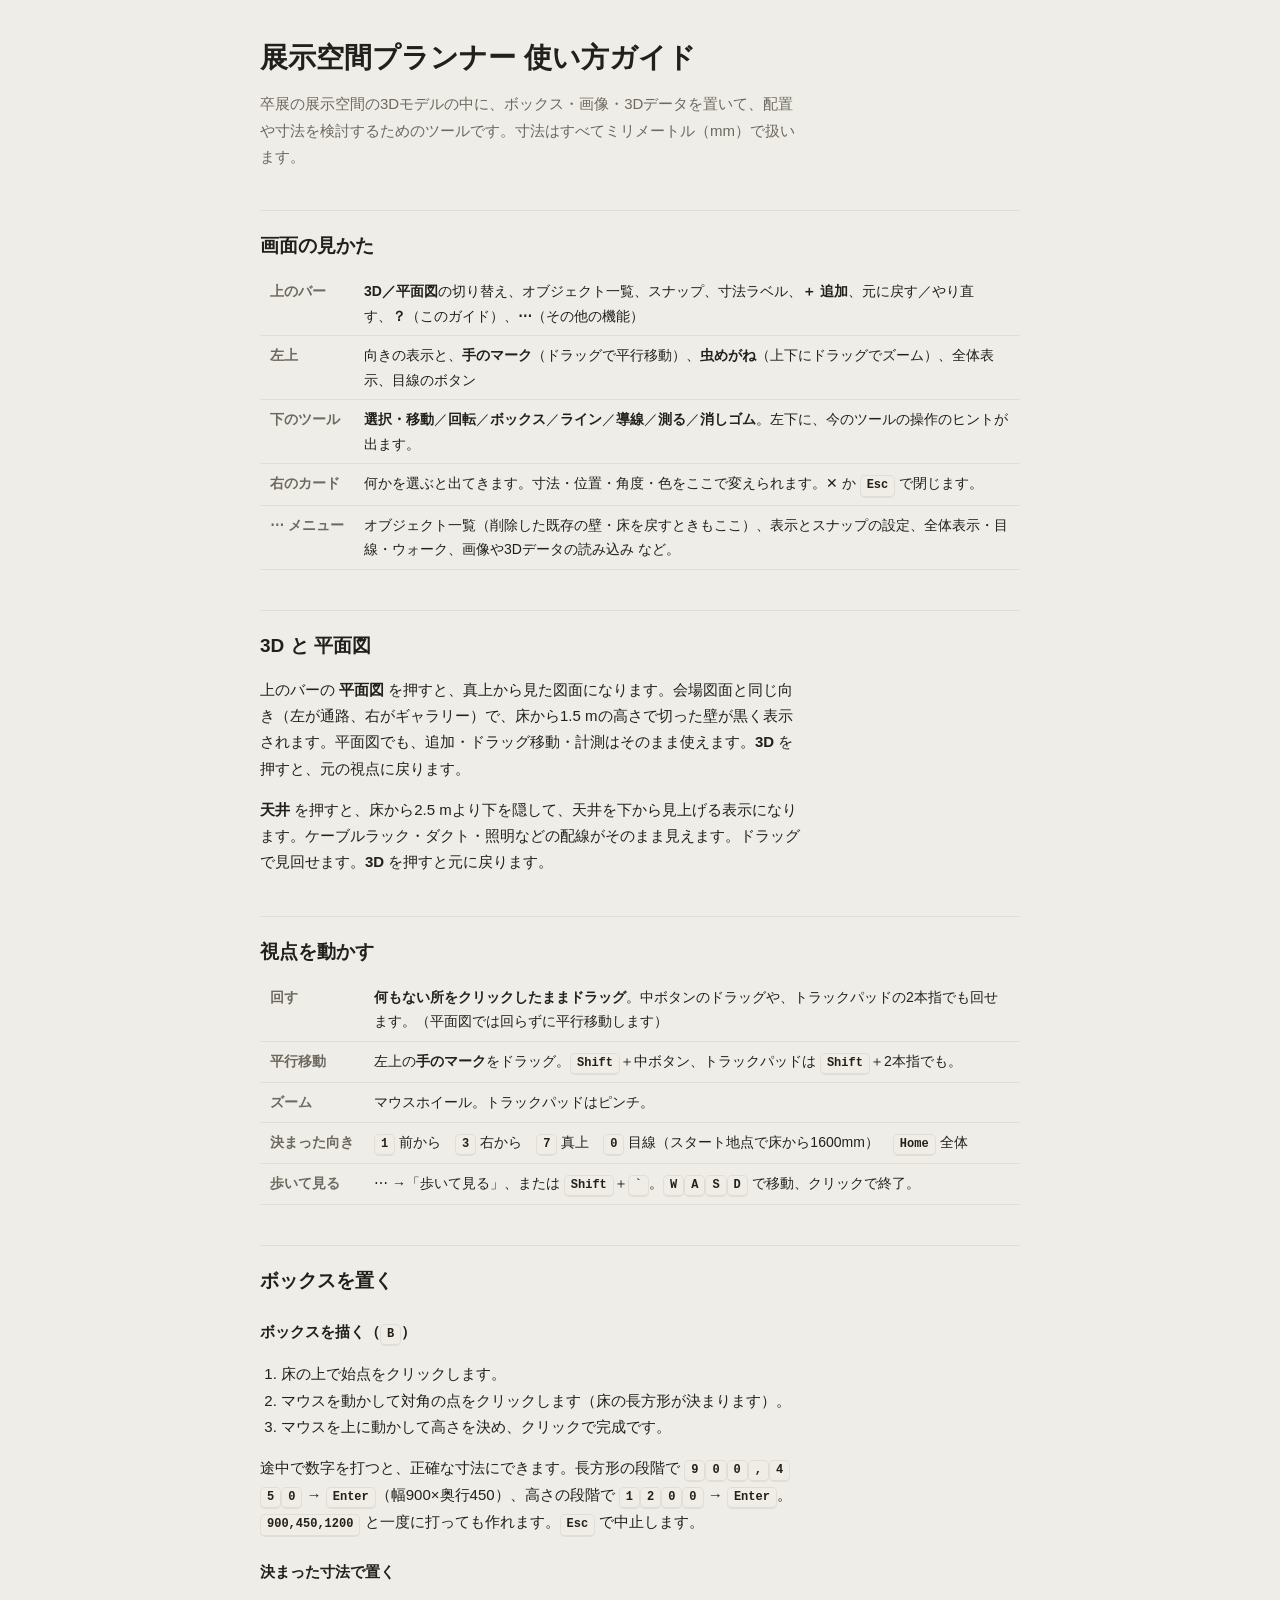
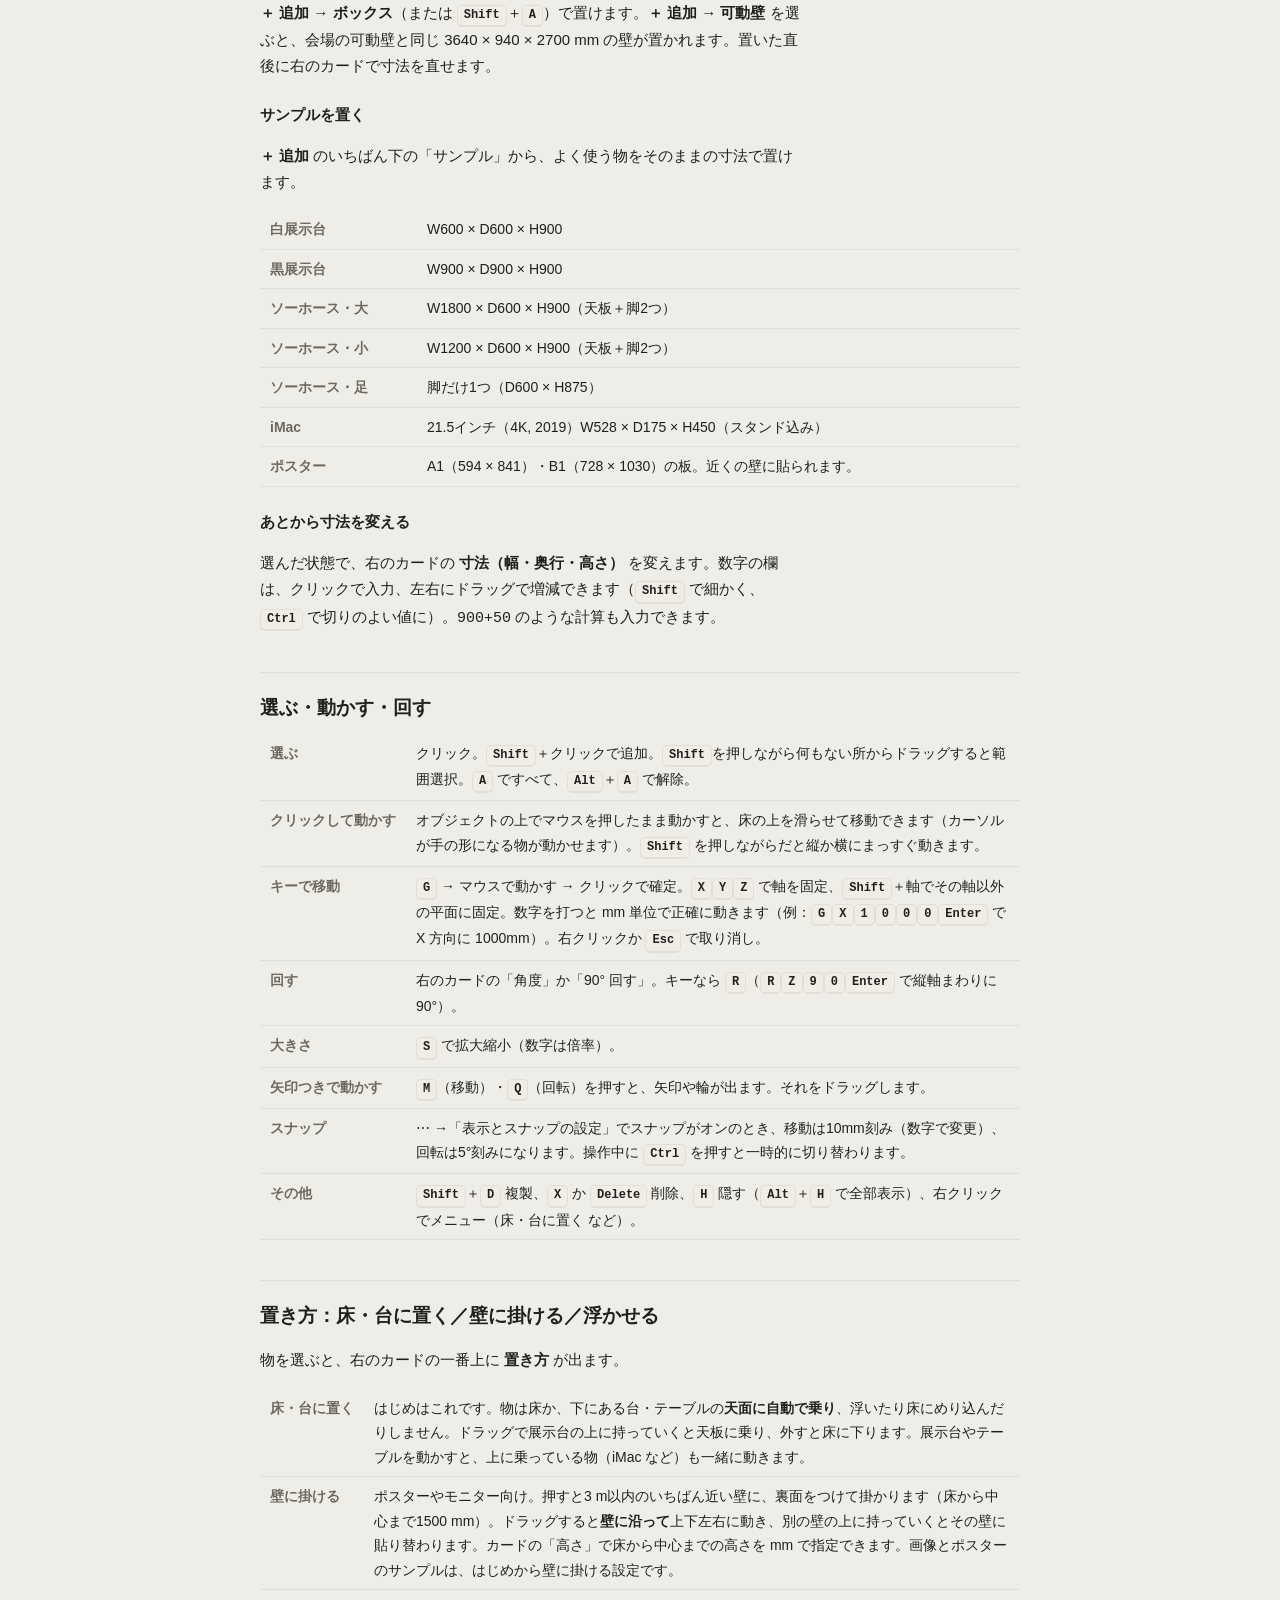
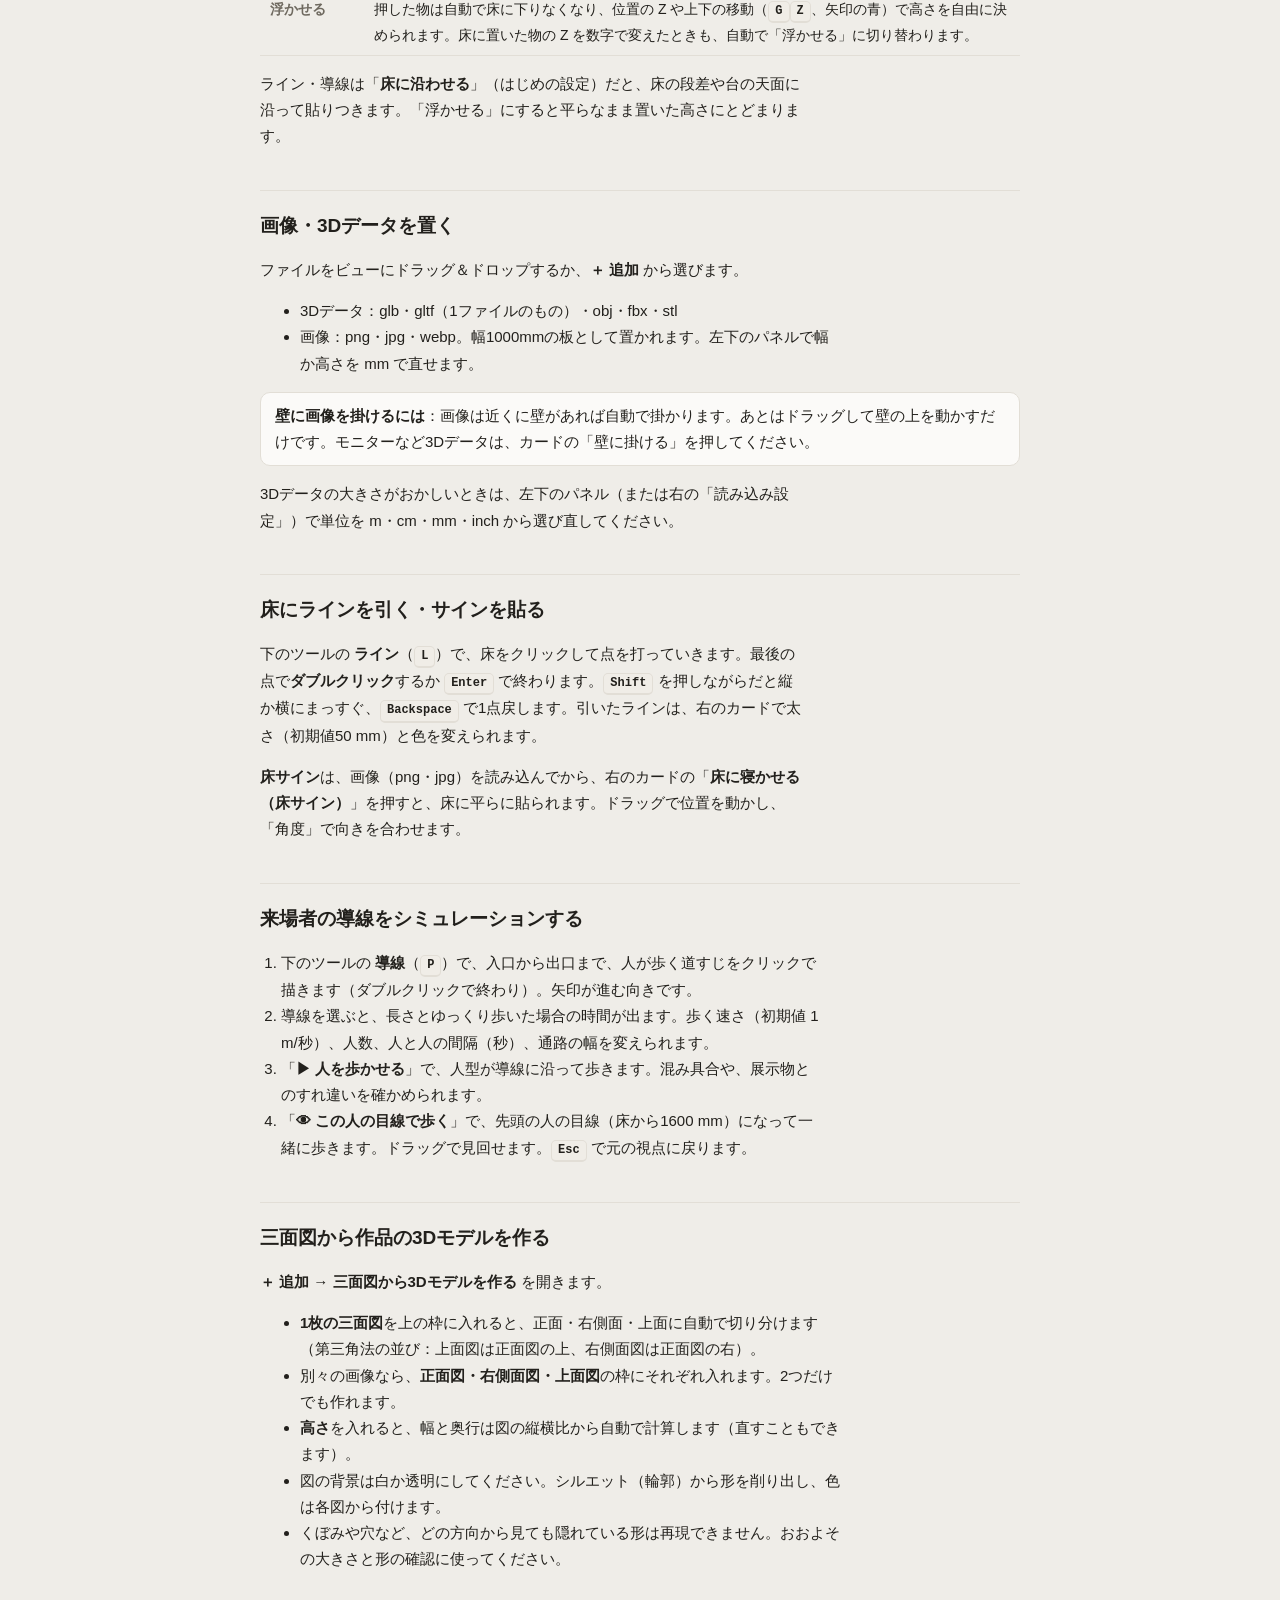
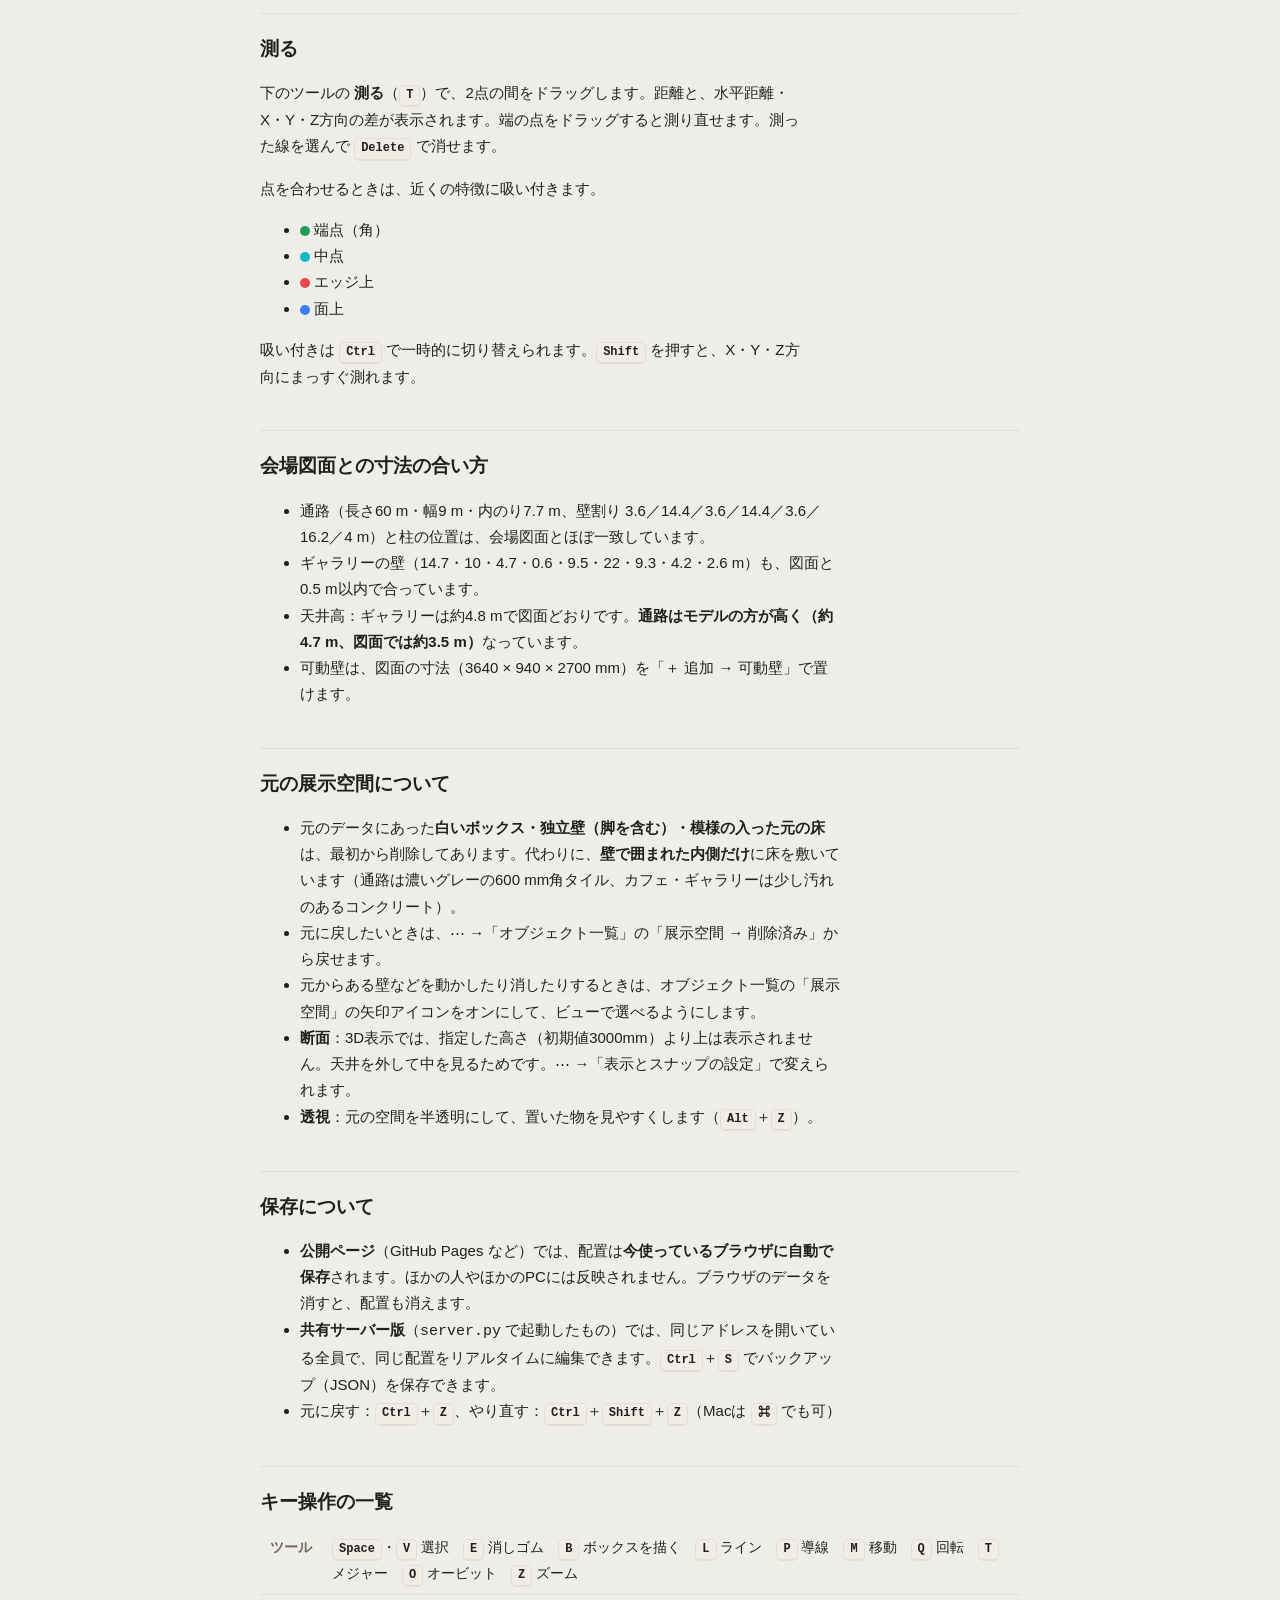
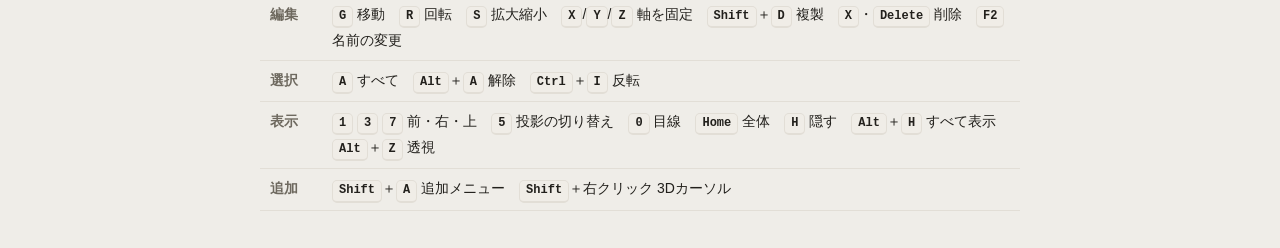
<file: manual.html>
<!doctype html>
<html lang="ja">
<head>
<meta charset="utf-8">
<meta name="viewport" content="width=device-width, initial-scale=1">
<title>展示空間プランナー 使い方ガイド</title>
<style>
  /* light paper page; dark tokens follow the system or an explicit data-theme */
  :root { --bg: #efede8; --paper: #fbfaf8; --line: #e2ded6; --text: #22201c; --muted: #6e695f; --accent: #5b5bd6; --key: #f0ede7; }
  @media (prefers-color-scheme: dark) { :root:not([data-theme="light"]) { --bg: #17181b; --paper: #1f2124; --line: #303338; --text: #ececee; --muted: #9a9ea6; --accent: #a5a6ff; --key: #2b2e33; color-scheme: dark; } }
  :root[data-theme="dark"] { --bg: #17181b; --paper: #1f2124; --line: #303338; --text: #ececee; --muted: #9a9ea6; --accent: #a5a6ff; --key: #2b2e33; color-scheme: dark; }
  body { margin: 0; background: var(--bg); color: var(--text); font: 15px/1.75 -apple-system, BlinkMacSystemFont, "Hiragino Sans", "Noto Sans JP", sans-serif;
    padding-left: max(16px, env(safe-area-inset-left, 0px)); padding-right: max(16px, env(safe-area-inset-right, 0px)); }
  main { max-width: 760px; margin: 0 auto; padding-block: 40px 80px; }
  .manual h1 { font-size: 28px; line-height: 1.3; margin: 0 0 8px; text-wrap: balance; }
  .manual h2 { font-size: 19px; margin: 40px 0 10px; padding-top: 18px; border-top: 1px solid var(--line); text-wrap: balance; }
  .manual h3 { font-size: 15px; margin: 22px 0 6px; }
  .manual p, .manual li { max-width: 65ch; }
  .manual .lead { color: var(--muted); }
  .manual kbd { display: inline-block; padding: 0 6px; border: 1px solid var(--line); border-bottom-width: 2px; border-radius: 5px; background: var(--key); font: 600 12px/1.6 ui-monospace, SFMono-Regular, Menlo, monospace; white-space: nowrap; }
  .manual table { width: 100%; border-collapse: collapse; font-size: 14px; }
  .manual th, .manual td { text-align: left; padding: 7px 10px; border-bottom: 1px solid var(--line); vertical-align: top; }
  .manual th { color: var(--muted); font-weight: 600; white-space: nowrap; }
  .manual .tablewrap { overflow-x: auto; }
  .manual .steps { padding-left: 1.4em; }
  .manual .note { background: var(--paper); border: 1px solid var(--line); border-radius: 10px; padding: 10px 14px; margin: 12px 0; }
  .manual .chip { display: inline-block; width: 10px; height: 10px; border-radius: 50%; vertical-align: middle; margin-right: 4px; }
  .manual a { color: var(--accent); }
</style>
</head>
<body>
<main class="manual">
<h1>展示空間プランナー 使い方ガイド</h1>
<p class="lead">卒展の展示空間の3Dモデルの中に、ボックス・画像・3Dデータを置いて、配置や寸法を検討するためのツールです。寸法はすべてミリメートル（mm）で扱います。</p>

<h2>画面の見かた</h2>
<table>
  <tr><th>上のバー</th><td><b>3D／平面図</b>の切り替え、オブジェクト一覧、スナップ、寸法ラベル、<b>＋ 追加</b>、元に戻す／やり直す、<b>？</b>（このガイド）、<b>⋯</b>（その他の機能）</td></tr>
  <tr><th>左上</th><td>向きの表示と、<b>手のマーク</b>（ドラッグで平行移動）、<b>虫めがね</b>（上下にドラッグでズーム）、全体表示、目線のボタン</td></tr>
  <tr><th>下のツール</th><td><b>選択・移動</b>／<b>回転</b>／<b>ボックス</b>／<b>ライン</b>／<b>導線</b>／<b>測る</b>／<b>消しゴム</b>。左下に、今のツールの操作のヒントが出ます。</td></tr>
  <tr><th>右のカード</th><td>何かを選ぶと出てきます。寸法・位置・角度・色をここで変えられます。✕ か <kbd>Esc</kbd> で閉じます。</td></tr>
  <tr><th>⋯ メニュー</th><td>オブジェクト一覧（削除した既存の壁・床を戻すときもここ）、表示とスナップの設定、全体表示・目線・ウォーク、画像や3Dデータの読み込み など。</td></tr>
</table>

<h2>3D と 平面図</h2>
<p>上のバーの <b>平面図</b> を押すと、真上から見た図面になります。会場図面と同じ向き（左が通路、右がギャラリー）で、床から1.5 mの高さで切った壁が黒く表示されます。平面図でも、追加・ドラッグ移動・計測はそのまま使えます。<b>3D</b> を押すと、元の視点に戻ります。</p>
<p><b>天井</b> を押すと、床から2.5 mより下を隠して、天井を下から見上げる表示になります。ケーブルラック・ダクト・照明などの配線がそのまま見えます。ドラッグで見回せます。<b>3D</b> を押すと元に戻ります。</p>

<h2>視点を動かす</h2>
<table>
  <tr><th>回す</th><td><b>何もない所をクリックしたままドラッグ</b>。中ボタンのドラッグや、トラックパッドの2本指でも回せます。（平面図では回らずに平行移動します）</td></tr>
  <tr><th>平行移動</th><td>左上の<b>手のマーク</b>をドラッグ。<kbd>Shift</kbd>＋中ボタン、トラックパッドは <kbd>Shift</kbd>＋2本指でも。</td></tr>
  <tr><th>ズーム</th><td>マウスホイール。トラックパッドはピンチ。</td></tr>
  <tr><th>決まった向き</th><td><kbd>1</kbd> 前から　<kbd>3</kbd> 右から　<kbd>7</kbd> 真上　<kbd>0</kbd> 目線（スタート地点で床から1600mm）　<kbd>Home</kbd> 全体</td></tr>
  <tr><th>歩いて見る</th><td>⋯ →「歩いて見る」、または <kbd>Shift</kbd>＋<kbd>`</kbd>。<kbd>W</kbd><kbd>A</kbd><kbd>S</kbd><kbd>D</kbd> で移動、クリックで終了。</td></tr>
</table>

<h2>ボックスを置く</h2>
<h3>ボックスを描く（<kbd>B</kbd>）</h3>
<ol class="steps">
  <li>床の上で始点をクリックします。</li>
  <li>マウスを動かして対角の点をクリックします（床の長方形が決まります）。</li>
  <li>マウスを上に動かして高さを決め、クリックで完成です。</li>
</ol>
<p>途中で数字を打つと、正確な寸法にできます。長方形の段階で <kbd>9</kbd><kbd>0</kbd><kbd>0</kbd><kbd>,</kbd><kbd>4</kbd><kbd>5</kbd><kbd>0</kbd> → <kbd>Enter</kbd>（幅900×奥行450）、高さの段階で <kbd>1</kbd><kbd>2</kbd><kbd>0</kbd><kbd>0</kbd> → <kbd>Enter</kbd>。<kbd>900,450,1200</kbd> と一度に打っても作れます。<kbd>Esc</kbd> で中止します。</p>
<h3>決まった寸法で置く</h3>
<p><b>＋ 追加 → ボックス</b>（または <kbd>Shift</kbd>＋<kbd>A</kbd>）で置けます。<b>＋ 追加 → 可動壁</b> を選ぶと、会場の可動壁と同じ 3640 × 940 × 2700 mm の壁が置かれます。置いた直後に右のカードで寸法を直せます。</p>
<h3>サンプルを置く</h3>
<p><b>＋ 追加</b> のいちばん下の「サンプル」から、よく使う物をそのままの寸法で置けます。</p>
<table>
  <tr><th>白展示台</th><td>W600 × D600 × H900</td></tr>
  <tr><th>黒展示台</th><td>W900 × D900 × H900</td></tr>
  <tr><th>ソーホース・大</th><td>W1800 × D600 × H900（天板＋脚2つ）</td></tr>
  <tr><th>ソーホース・小</th><td>W1200 × D600 × H900（天板＋脚2つ）</td></tr>
  <tr><th>ソーホース・足</th><td>脚だけ1つ（D600 × H875）</td></tr>
  <tr><th>iMac</th><td>21.5インチ（4K, 2019）W528 × D175 × H450（スタンド込み）</td></tr>
  <tr><th>ポスター</th><td>A1（594 × 841）・B1（728 × 1030）の板。近くの壁に貼られます。</td></tr>
</table>
<h3>あとから寸法を変える</h3>
<p>選んだ状態で、右のカードの <b>寸法（幅・奥行・高さ）</b> を変えます。数字の欄は、クリックで入力、左右にドラッグで増減できます（<kbd>Shift</kbd> で細かく、<kbd>Ctrl</kbd> で切りのよい値に）。<code>900+50</code> のような計算も入力できます。</p>

<h2>選ぶ・動かす・回す</h2>
<table>
  <tr><th>選ぶ</th><td>クリック。<kbd>Shift</kbd>＋クリックで追加。<kbd>Shift</kbd>を押しながら何もない所からドラッグすると範囲選択。<kbd>A</kbd> ですべて、<kbd>Alt</kbd>＋<kbd>A</kbd> で解除。</td></tr>
  <tr><th>クリックして動かす</th><td>オブジェクトの上でマウスを押したまま動かすと、床の上を滑らせて移動できます（カーソルが手の形になる物が動かせます）。<kbd>Shift</kbd> を押しながらだと縦か横にまっすぐ動きます。</td></tr>
  <tr><th>キーで移動</th><td><kbd>G</kbd> → マウスで動かす → クリックで確定。<kbd>X</kbd><kbd>Y</kbd><kbd>Z</kbd> で軸を固定、<kbd>Shift</kbd>＋軸でその軸以外の平面に固定。数字を打つと mm 単位で正確に動きます（例：<kbd>G</kbd><kbd>X</kbd><kbd>1</kbd><kbd>0</kbd><kbd>0</kbd><kbd>0</kbd><kbd>Enter</kbd> で X 方向に 1000mm）。右クリックか <kbd>Esc</kbd> で取り消し。</td></tr>
  <tr><th>回す</th><td>右のカードの「角度」か「90° 回す」。キーなら <kbd>R</kbd>（<kbd>R</kbd><kbd>Z</kbd><kbd>9</kbd><kbd>0</kbd><kbd>Enter</kbd> で縦軸まわりに90°）。</td></tr>
  <tr><th>大きさ</th><td><kbd>S</kbd> で拡大縮小（数字は倍率）。</td></tr>
  <tr><th>矢印つきで動かす</th><td><kbd>M</kbd>（移動）・<kbd>Q</kbd>（回転）を押すと、矢印や輪が出ます。それをドラッグします。</td></tr>
  <tr><th>スナップ</th><td>⋯ →「表示とスナップの設定」でスナップがオンのとき、移動は10mm刻み（数字で変更）、回転は5°刻みになります。操作中に <kbd>Ctrl</kbd> を押すと一時的に切り替わります。</td></tr>
  <tr><th>その他</th><td><kbd>Shift</kbd>＋<kbd>D</kbd> 複製、<kbd>X</kbd> か <kbd>Delete</kbd> 削除、<kbd>H</kbd> 隠す（<kbd>Alt</kbd>＋<kbd>H</kbd> で全部表示）、右クリックでメニュー（床・台に置く など）。</td></tr>
</table>

<h2>置き方：床・台に置く／壁に掛ける／浮かせる</h2>
<p>物を選ぶと、右のカードの一番上に <b>置き方</b> が出ます。</p>
<table>
  <tr><th>床・台に置く</th><td>はじめはこれです。物は床か、下にある台・テーブルの<b>天面に自動で乗り</b>、浮いたり床にめり込んだりしません。ドラッグで展示台の上に持っていくと天板に乗り、外すと床に下ります。展示台やテーブルを動かすと、上に乗っている物（iMac など）も一緒に動きます。</td></tr>
  <tr><th>壁に掛ける</th><td>ポスターやモニター向け。押すと3 m以内のいちばん近い壁に、裏面をつけて掛かります（床から中心まで1500 mm）。ドラッグすると<b>壁に沿って</b>上下左右に動き、別の壁の上に持っていくとその壁に貼り替わります。カードの「高さ」で床から中心までの高さを mm で指定できます。画像とポスターのサンプルは、はじめから壁に掛ける設定です。</td></tr>
  <tr><th>浮かせる</th><td>押した物は自動で床に下りなくなり、位置の Z や上下の移動（<kbd>G</kbd><kbd>Z</kbd>、矢印の青）で高さを自由に決められます。床に置いた物の Z を数字で変えたときも、自動で「浮かせる」に切り替わります。</td></tr>
</table>
<p>ライン・導線は「<b>床に沿わせる</b>」（はじめの設定）だと、床の段差や台の天面に沿って貼りつきます。「浮かせる」にすると平らなまま置いた高さにとどまります。</p>

<h2>画像・3Dデータを置く</h2>
<p>ファイルをビューにドラッグ＆ドロップするか、<b>＋ 追加</b> から選びます。</p>
<ul>
  <li>3Dデータ：glb・gltf（1ファイルのもの）・obj・fbx・stl</li>
  <li>画像：png・jpg・webp。幅1000mmの板として置かれます。左下のパネルで幅か高さを mm で直せます。</li>
</ul>
<div class="note"><b>壁に画像を掛けるには</b>：画像は近くに壁があれば自動で掛かります。あとはドラッグして壁の上を動かすだけです。モニターなど3Dデータは、カードの「壁に掛ける」を押してください。</div>
<p>3Dデータの大きさがおかしいときは、左下のパネル（または右の「読み込み設定」）で単位を m・cm・mm・inch から選び直してください。</p>

<h2>床にラインを引く・サインを貼る</h2>
<p>下のツールの <b>ライン</b>（<kbd>L</kbd>）で、床をクリックして点を打っていきます。最後の点で<b>ダブルクリック</b>するか <kbd>Enter</kbd> で終わります。<kbd>Shift</kbd> を押しながらだと縦か横にまっすぐ、<kbd>Backspace</kbd> で1点戻します。引いたラインは、右のカードで太さ（初期値50 mm）と色を変えられます。</p>
<p><b>床サイン</b>は、画像（png・jpg）を読み込んでから、右のカードの「<b>床に寝かせる（床サイン）</b>」を押すと、床に平らに貼られます。ドラッグで位置を動かし、「角度」で向きを合わせます。</p>

<h2>来場者の導線をシミュレーションする</h2>
<ol class="steps">
  <li>下のツールの <b>導線</b>（<kbd>P</kbd>）で、入口から出口まで、人が歩く道すじをクリックで描きます（ダブルクリックで終わり）。矢印が進む向きです。</li>
  <li>導線を選ぶと、長さとゆっくり歩いた場合の時間が出ます。歩く速さ（初期値 1 m/秒）、人数、人と人の間隔（秒）、通路の幅を変えられます。</li>
  <li>「<b>▶ 人を歩かせる</b>」で、人型が導線に沿って歩きます。混み具合や、展示物とのすれ違いを確かめられます。</li>
  <li>「<b>👁 この人の目線で歩く</b>」で、先頭の人の目線（床から1600 mm）になって一緒に歩きます。ドラッグで見回せます。<kbd>Esc</kbd> で元の視点に戻ります。</li>
</ol>

<h2>三面図から作品の3Dモデルを作る</h2>
<p><b>＋ 追加 → 三面図から3Dモデルを作る</b> を開きます。</p>
<ul>
  <li><b>1枚の三面図</b>を上の枠に入れると、正面・右側面・上面に自動で切り分けます（第三角法の並び：上面図は正面図の上、右側面図は正面図の右）。</li>
  <li>別々の画像なら、<b>正面図・右側面図・上面図</b>の枠にそれぞれ入れます。2つだけでも作れます。</li>
  <li><b>高さ</b>を入れると、幅と奥行は図の縦横比から自動で計算します（直すこともできます）。</li>
  <li>図の背景は白か透明にしてください。シルエット（輪郭）から形を削り出し、色は各図から付けます。</li>
  <li>くぼみや穴など、どの方向から見ても隠れている形は再現できません。おおよその大きさと形の確認に使ってください。</li>
</ul>

<h2>測る</h2>
<p>下のツールの <b>測る</b>（<kbd>T</kbd>）で、2点の間をドラッグします。距離と、水平距離・X・Y・Z方向の差が表示されます。端の点をドラッグすると測り直せます。測った線を選んで <kbd>Delete</kbd> で消せます。</p>
<p>点を合わせるときは、近くの特徴に吸い付きます。</p>
<ul>
  <li><span class="chip" style="background:#1f9d55"></span>端点（角）</li>
  <li><span class="chip" style="background:#0fb5c9"></span>中点</li>
  <li><span class="chip" style="background:#e5484d"></span>エッジ上</li>
  <li><span class="chip" style="background:#3e7bfa"></span>面上</li>
</ul>
<p>吸い付きは <kbd>Ctrl</kbd> で一時的に切り替えられます。<kbd>Shift</kbd> を押すと、X・Y・Z方向にまっすぐ測れます。</p>

<h2>会場図面との寸法の合い方</h2>
<ul>
  <li>通路（長さ60 m・幅9 m・内のり7.7 m、壁割り 3.6／14.4／3.6／14.4／3.6／16.2／4 m）と柱の位置は、会場図面とほぼ一致しています。</li>
  <li>ギャラリーの壁（14.7・10・4.7・0.6・9.5・22・9.3・4.2・2.6 m）も、図面と0.5 m以内で合っています。</li>
  <li>天井高：ギャラリーは約4.8 mで図面どおりです。<b>通路はモデルの方が高く（約4.7 m、図面では約3.5 m）</b>なっています。</li>
  <li>可動壁は、図面の寸法（3640 × 940 × 2700 mm）を「＋ 追加 → 可動壁」で置けます。</li>
</ul>

<h2>元の展示空間について</h2>
<ul>
  <li>元のデータにあった<b>白いボックス・独立壁（脚を含む）・模様の入った元の床</b>は、最初から削除してあります。代わりに、<b>壁で囲まれた内側だけ</b>に床を敷いています（通路は濃いグレーの600 mm角タイル、カフェ・ギャラリーは少し汚れのあるコンクリート）。</li>
  <li>元に戻したいときは、⋯ →「オブジェクト一覧」の「展示空間 → 削除済み」から戻せます。</li>
  <li>元からある壁などを動かしたり消したりするときは、オブジェクト一覧の「展示空間」の矢印アイコンをオンにして、ビューで選べるようにします。</li>
  <li><b>断面</b>：3D表示では、指定した高さ（初期値3000mm）より上は表示されません。天井を外して中を見るためです。⋯ →「表示とスナップの設定」で変えられます。</li>
  <li><b>透視</b>：元の空間を半透明にして、置いた物を見やすくします（<kbd>Alt</kbd>＋<kbd>Z</kbd>）。</li>
</ul>

<h2>保存について</h2>
<ul>
  <li><b>公開ページ</b>（GitHub Pages など）では、配置は<b>今使っているブラウザに自動で保存</b>されます。ほかの人やほかのPCには反映されません。ブラウザのデータを消すと、配置も消えます。</li>
  <li><b>共有サーバー版</b>（<code>server.py</code> で起動したもの）では、同じアドレスを開いている全員で、同じ配置をリアルタイムに編集できます。<kbd>Ctrl</kbd>＋<kbd>S</kbd> でバックアップ（JSON）を保存できます。</li>
  <li>元に戻す：<kbd>Ctrl</kbd>＋<kbd>Z</kbd>、やり直す：<kbd>Ctrl</kbd>＋<kbd>Shift</kbd>＋<kbd>Z</kbd>（Macは <kbd>⌘</kbd> でも可）</li>
</ul>

<h2>キー操作の一覧</h2>
<div class="tablewrap">
<table>
  <tr><th>ツール</th><td><kbd>Space</kbd>・<kbd>V</kbd> 選択　<kbd>E</kbd> 消しゴム　<kbd>B</kbd> ボックスを描く　<kbd>L</kbd> ライン　<kbd>P</kbd> 導線　<kbd>M</kbd> 移動　<kbd>Q</kbd> 回転　<kbd>T</kbd> メジャー　<kbd>O</kbd> オービット　<kbd>Z</kbd> ズーム</td></tr>
  <tr><th>編集</th><td><kbd>G</kbd> 移動　<kbd>R</kbd> 回転　<kbd>S</kbd> 拡大縮小　<kbd>X</kbd>/<kbd>Y</kbd>/<kbd>Z</kbd> 軸を固定　<kbd>Shift</kbd>＋<kbd>D</kbd> 複製　<kbd>X</kbd>・<kbd>Delete</kbd> 削除　<kbd>F2</kbd> 名前の変更</td></tr>
  <tr><th>選択</th><td><kbd>A</kbd> すべて　<kbd>Alt</kbd>＋<kbd>A</kbd> 解除　<kbd>Ctrl</kbd>＋<kbd>I</kbd> 反転</td></tr>
  <tr><th>表示</th><td><kbd>1</kbd> <kbd>3</kbd> <kbd>7</kbd> 前・右・上　<kbd>5</kbd> 投影の切り替え　<kbd>0</kbd> 目線　<kbd>Home</kbd> 全体　<kbd>H</kbd> 隠す　<kbd>Alt</kbd>＋<kbd>H</kbd> すべて表示　<kbd>Alt</kbd>＋<kbd>Z</kbd> 透視</td></tr>
  <tr><th>追加</th><td><kbd>Shift</kbd>＋<kbd>A</kbd> 追加メニュー　<kbd>Shift</kbd>＋右クリック 3Dカーソル</td></tr>
</table>
</div>
</main>
</body>
</html>
</file>
